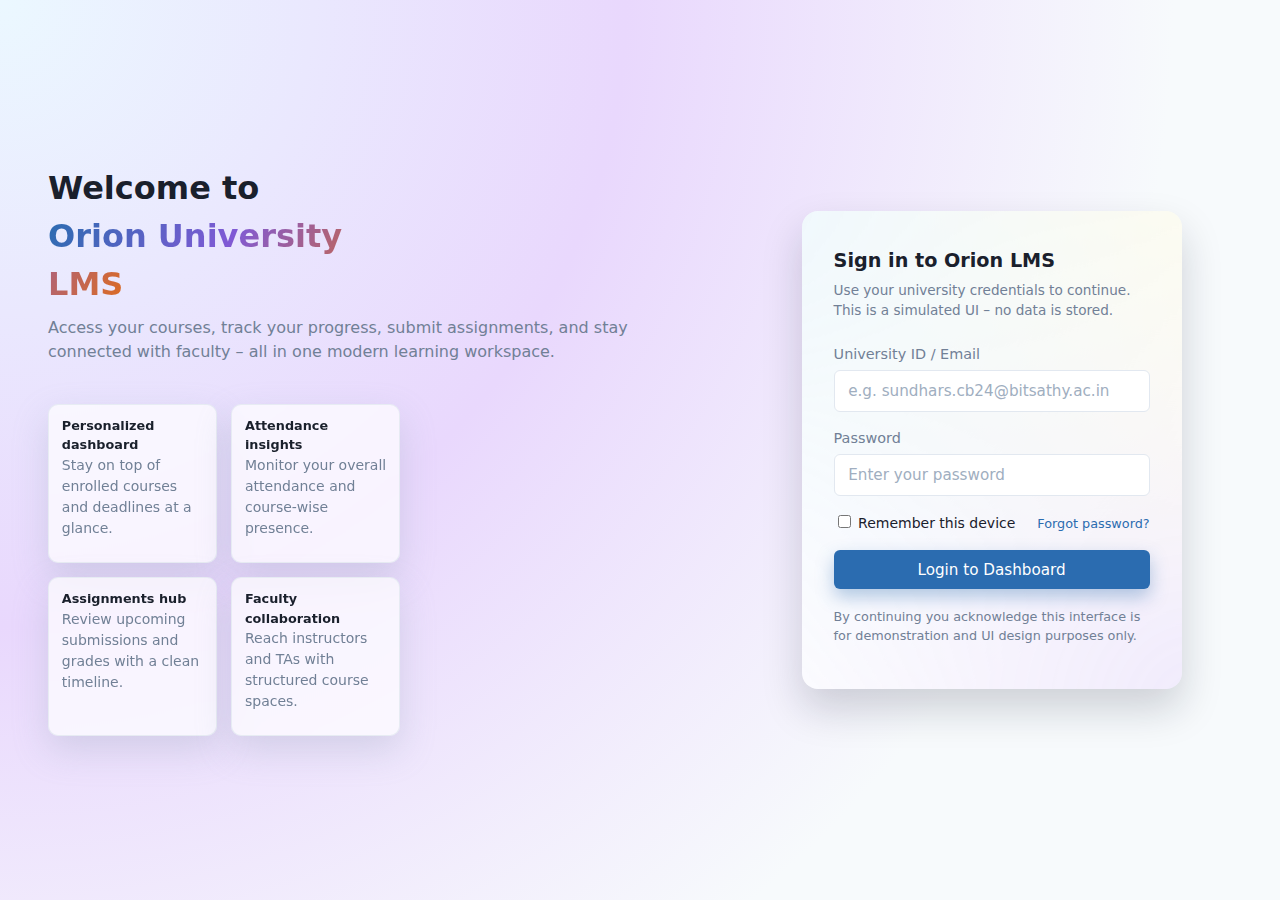
<file: index.html>
<!DOCTYPE html>
<html lang="en">
  <head>
    <meta charset="UTF-8" />
    <meta name="viewport" content="width=device-width, initial-scale=1" />
    <title>University LMS – Login</title>
    <link rel="stylesheet" href="css/main.css" />
    <link rel="stylesheet" href="css/layout.css" />
    <link rel="stylesheet" href="css/components.css" />
  </head>
  <body>
    <main class="login-page">
      <section class="login-hero">
        <div>
          <h1 class="login-hero-title">
            Welcome to <span>Orion University LMS</span>
          </h1>
          <p>
            Access your courses, track your progress, submit assignments, and stay connected with
            faculty – all in one modern learning workspace.
          </p>
        </div>
        <div class="login-highlight-grid">
          <article class="login-highlight-card">
            <strong>Personalized dashboard</strong>
            <p class="text-small">Stay on top of enrolled courses and deadlines at a glance.</p>
          </article>
          <article class="login-highlight-card">
            <strong>Attendance insights</strong>
            <p class="text-small">Monitor your overall attendance and course-wise presence.</p>
          </article>
          <article class="login-highlight-card">
            <strong>Assignments hub</strong>
            <p class="text-small">Review upcoming submissions and grades with a clean timeline.</p>
          </article>
          <article class="login-highlight-card">
            <strong>Faculty collaboration</strong>
            <p class="text-small">Reach instructors and TAs with structured course spaces.</p>
          </article>
        </div>
      </section>

      <section class="login-panel" aria-labelledby="login-title">
        <div class="login-card">
          <div class="login-card-inner">
            <header class="login-card-header">
              <h2 id="login-title" class="login-card-title">Sign in to Orion LMS</h2>
              <p class="login-card-subtitle">
                Use your university credentials to continue. This is a simulated UI – no data is
                stored.
              </p>
            </header>

            <form action="dashboard.html" method="get" class="login-form">
              <div class="form-group">
                <label for="username" class="form-label">University ID / Email</label>
                <input
                  type="text"
                  id="username"
                  name="username"
                  class="form-control"
                  placeholder="e.g. sundhars.cb24@bitsathy.ac.in"
                  required
                />
              </div>

              <div class="form-group">
                <label for="password" class="form-label">Password</label>
                <input
                  type="password"
                  id="password"
                  name="password"
                  class="form-control"
                  placeholder="Enter your password"
                  required
                />
              </div>

              <div class="login-meta-row">
                <label class="text-small">
                  <input type="checkbox" /> Remember this device
                </label>
                <a href="#" class="text-small">Forgot password?</a>
              </div>

              <button type="submit" class="btn btn-primary btn-block mt-075">
                Login to Dashboard
              </button>

              <p class="login-footer-text">
                By continuing you acknowledge this interface is for demonstration and UI design
                purposes only.
              </p>
            </form>
          </div>
        </div>
      </section>
    </main>
  </body>
</html>
</file>
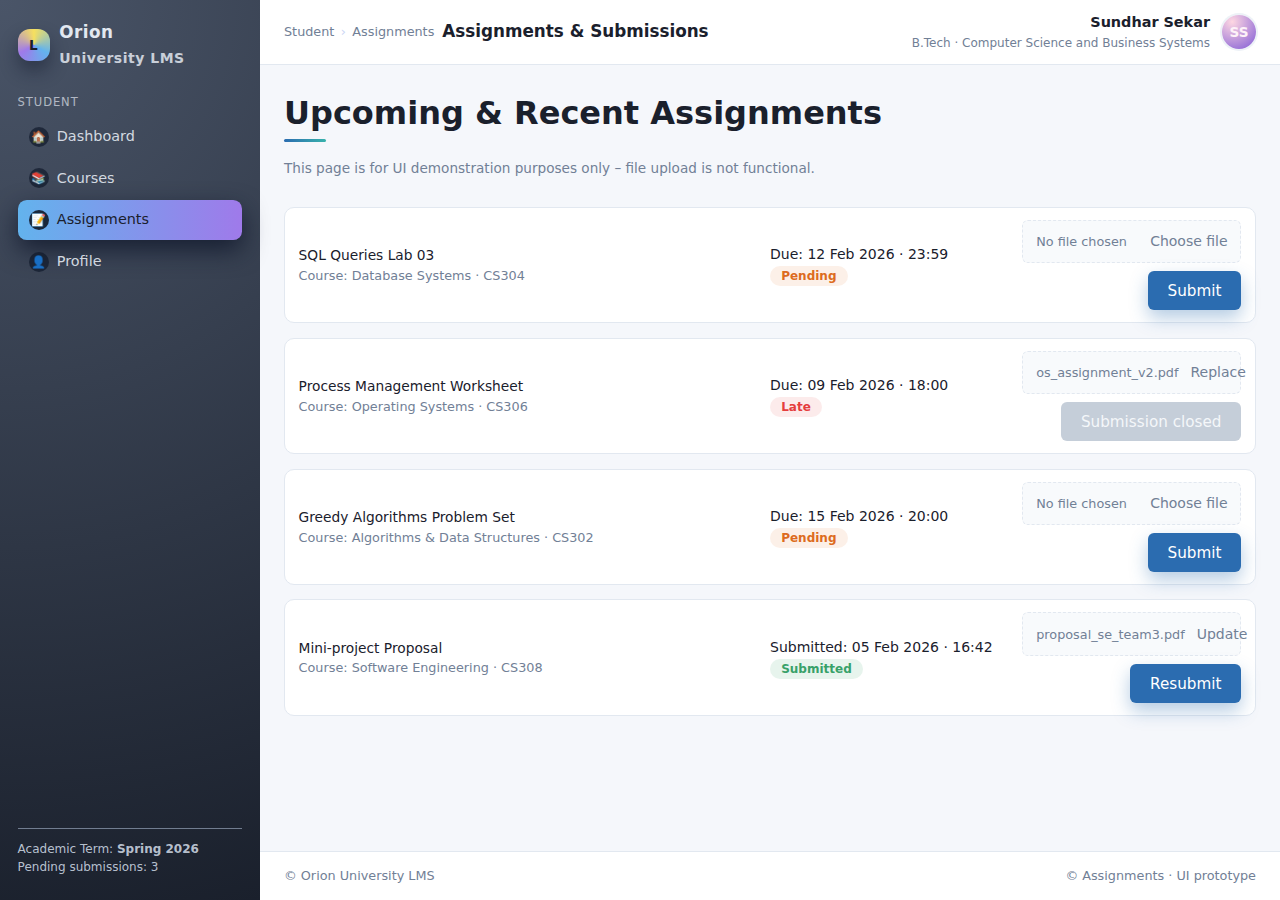
<file: assignments.html>
<!DOCTYPE html>
<html lang="en">
  <head>
    <meta charset="UTF-8" />
    <meta name="viewport" content="width=device-width, initial-scale=1" />
    <title>Assignments – Orion University LMS</title>
    <link rel="stylesheet" href="css/main.css" />
    <link rel="stylesheet" href="css/layout.css" />
    <link rel="stylesheet" href="css/components.css" />
  </head>
  <body>
    <div class="app-shell">
      <aside class="sidebar" aria-label="Primary navigation">
        <div class="sidebar-brand">
          <div class="sidebar-logo" aria-hidden="true"></div>
          <div>
            Orion<br />
            <span class="text-small sidebar-subtitle">University LMS</span>
          </div>
        </div>
        <nav class="sidebar-nav">
          <p class="sidebar-section-title">Student</p>
          <ul class="sidebar-menu">
            <li>
              <a href="dashboard.html" class="sidebar-link">
                <span class="icon">🏠</span>
                <span>Dashboard</span>
              </a>
            </li>
            <li>
              <a href="courses.html" class="sidebar-link">
                <span class="icon">📚</span>
                <span>Courses</span>
              </a>
            </li>
            <li>
              <a href="assignments.html" class="sidebar-link sidebar-link-active">
                <span class="icon">📝</span>
                <span>Assignments</span>
              </a>
            </li>
            <li>
              <a href="profile.html" class="sidebar-link">
                <span class="icon">👤</span>
                <span>Profile</span>
              </a>
            </li>
          </ul>
        </nav>
        <div class="sidebar-footer">
          <div>Academic Term: <strong>Spring 2026</strong></div>
          <div>Pending submissions: 3</div>
        </div>
      </aside>

      <div class="main-panel">
        <header class="main-header">
          <div class="header-left">
            <div class="breadcrumb">
              <span>Student</span><span>Assignments</span>
            </div>
            <div class="header-title">Assignments &amp; Submissions</div>
          </div>
          <div class="header-right">
            <div class="header-meta">
              <div class="header-meta-name">Sundhar Sekar</div>
              <div class="header-meta-role">B.Tech · Computer Science and Business Systems</div>
            </div>
            <div class="avatar" aria-hidden="true"></div>
          </div>
        </header>

        <main class="main-content">
          <header class="main-content-header">
            <div>
              <h1 class="section-title-decorated">Upcoming &amp; Recent Assignments</h1>
              <p class="main-content-subtitle">
                This page is for UI demonstration purposes only – file upload is not functional.
              </p>
            </div>
          </header>

          <section class="assignments-list" aria-label="Assignments list">
            <article class="assignment-row">
              <div>
                <div class="assignment-title">SQL Queries Lab 03</div>
                <div class="assignment-meta">Course: Database Systems · CS304</div>
              </div>
              <div>
                <div class="text-small">Due: 12 Feb 2026 · 23:59</div>
                <span class="status-badge status-pending">Pending</span>
              </div>
              <div class="assignment-actions">
                <div class="upload-field">
                  <span>No file chosen</span>
                  <span class="text-small">Choose file</span>
                </div>
                <button class="btn btn-primary mt-05">Submit</button>
              </div>
            </article>

            <article class="assignment-row">
              <div>
                <div class="assignment-title">Process Management Worksheet</div>
                <div class="assignment-meta">Course: Operating Systems · CS306</div>
              </div>
              <div>
                <div class="text-small">Due: 09 Feb 2026 · 18:00</div>
                <span class="status-badge status-late">Late</span>
              </div>
              <div class="assignment-actions">
                <div class="upload-field">
                  <span>os_assignment_v2.pdf</span>
                  <span class="text-small">Replace</span>
                </div>
                <button class="btn btn-disabled mt-05" disabled>
                  Submission closed
                </button>
              </div>
            </article>

            <article class="assignment-row">
              <div>
                <div class="assignment-title">Greedy Algorithms Problem Set</div>
                <div class="assignment-meta">Course: Algorithms &amp; Data Structures · CS302</div>
              </div>
              <div>
                <div class="text-small">Due: 15 Feb 2026 · 20:00</div>
                <span class="status-badge status-pending">Pending</span>
              </div>
              <div class="assignment-actions">
                <div class="upload-field">
                  <span>No file chosen</span>
                  <span class="text-small">Choose file</span>
                </div>
                <button class="btn btn-primary mt-05">Submit</button>
              </div>
            </article>

            <article class="assignment-row">
              <div>
                <div class="assignment-title">Mini-project Proposal</div>
                <div class="assignment-meta">Course: Software Engineering · CS308</div>
              </div>
              <div>
                <div class="text-small">Submitted: 05 Feb 2026 · 16:42</div>
                <span class="status-badge status-success">Submitted</span>
              </div>
              <div class="assignment-actions">
                <div class="upload-field">
                  <span>proposal_se_team3.pdf</span>
                  <span class="text-small">Update</span>
                </div>
                <button class="btn btn-primary mt-05">Resubmit</button>
              </div>
            </article>
          </section>
        </main>

        <footer class="site-footer">
          <span>Orion University LMS</span>
          <span>Assignments · UI prototype</span>
        </footer>
      </div>
    </div>
  </body>
</html>
</file>
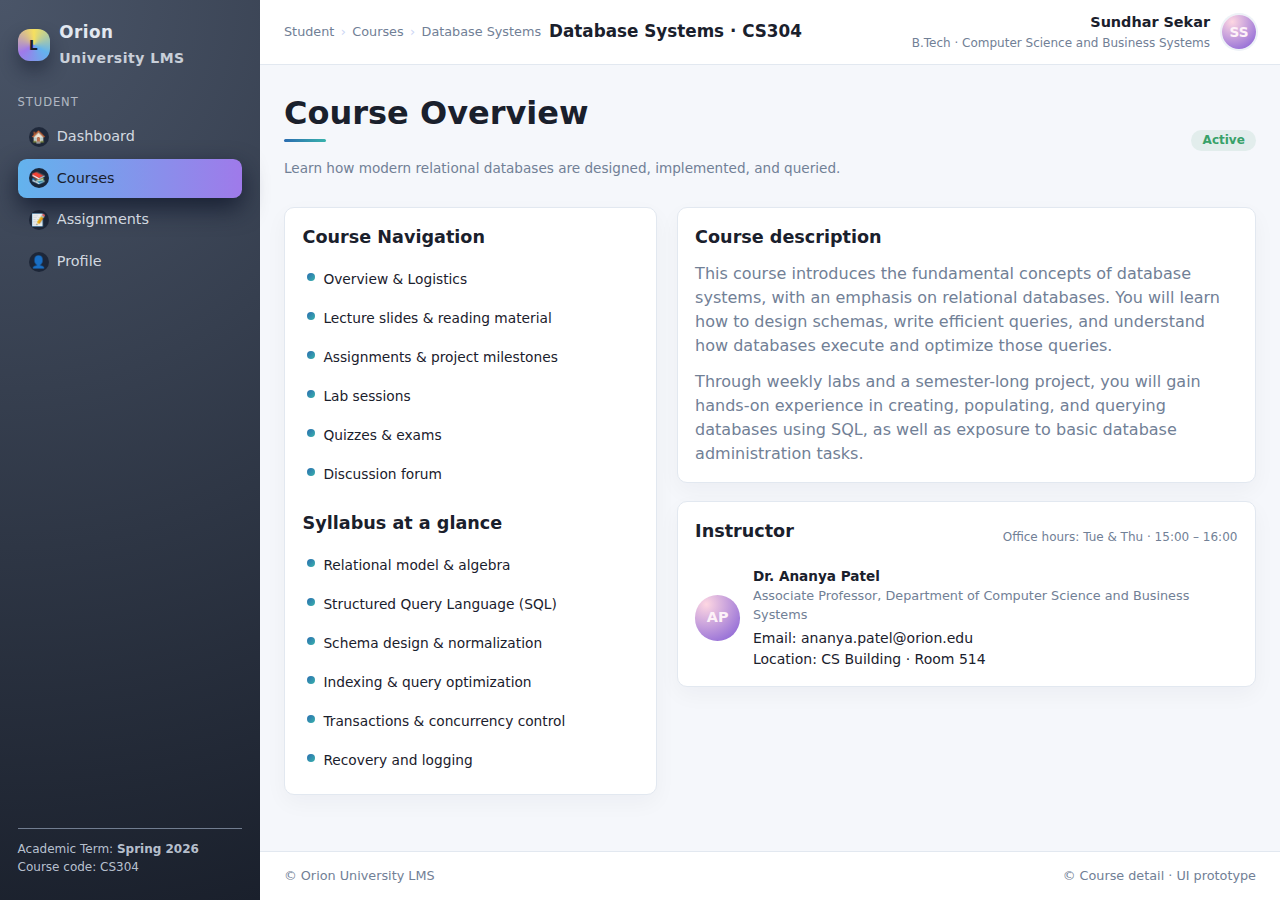
<file: course-detail.html>
<!DOCTYPE html>
<html lang="en">
  <head>
    <meta charset="UTF-8" />
    <meta name="viewport" content="width=device-width, initial-scale=1" />
    <title>Course Detail – Database Systems · Orion LMS</title>
    <link rel="stylesheet" href="css/main.css" />
    <link rel="stylesheet" href="css/layout.css" />
    <link rel="stylesheet" href="css/components.css" />
  </head>
  <body>
    <div class="app-shell">
      <aside class="sidebar" aria-label="Primary navigation">
        <div class="sidebar-brand">
          <div class="sidebar-logo" aria-hidden="true"></div>
          <div>
            Orion<br />
            <span class="text-small sidebar-subtitle">University LMS</span>
          </div>
        </div>
        <nav class="sidebar-nav">
          <p class="sidebar-section-title">Student</p>
          <ul class="sidebar-menu">
            <li>
              <a href="dashboard.html" class="sidebar-link">
                <span class="icon">🏠</span>
                <span>Dashboard</span>
              </a>
            </li>
            <li>
              <a href="courses.html" class="sidebar-link sidebar-link-active">
                <span class="icon">📚</span>
                <span>Courses</span>
              </a>
            </li>
            <li>
              <a href="assignments.html" class="sidebar-link">
                <span class="icon">📝</span>
                <span>Assignments</span>
              </a>
            </li>
            <li>
              <a href="profile.html" class="sidebar-link">
                <span class="icon">👤</span>
                <span>Profile</span>
              </a>
            </li>
          </ul>
        </nav>
        <div class="sidebar-footer">
          <div>Academic Term: <strong>Spring 2026</strong></div>
          <div>Course code: CS304</div>
        </div>
      </aside>

      <div class="main-panel">
        <header class="main-header">
          <div class="header-left">
            <div class="breadcrumb">
              <span>Student</span><span>Courses</span><span>Database Systems</span>
            </div>
            <div class="header-title">Database Systems · CS304</div>
          </div>
          <div class="header-right">
            <div class="header-meta">
              <div class="header-meta-name">Sundhar Sekar</div>
              <div class="header-meta-role">B.Tech · Computer Science and Business Systems</div>
            </div>
            <div class="avatar" aria-hidden="true"></div>
          </div>
        </header>

        <main class="main-content">
          <header class="main-content-header">
            <div>
              <h1 class="section-title-decorated">Course Overview</h1>
              <p class="main-content-subtitle">
                Learn how modern relational databases are designed, implemented, and queried.
              </p>
            </div>
            <div>
              <span class="status-badge status-active">Active</span>
            </div>
          </header>

          <section class="course-detail-grid" aria-label="Course detail layout">
            <aside class="card course-nav" aria-label="Course navigation and syllabus">
              <h2 class="section-title">Course Navigation</h2>
              <ul class="syllabus-list">
                <li>Overview &amp; Logistics</li>
                <li>Lecture slides &amp; reading material</li>
                <li>Assignments &amp; project milestones</li>
                <li>Lab sessions</li>
                <li>Quizzes &amp; exams</li>
                <li>Discussion forum</li>
              </ul>

              <h2 class="section-title mt-11">Syllabus at a glance</h2>
              <ul class="syllabus-list">
                <li>Relational model &amp; algebra</li>
                <li>Structured Query Language (SQL)</li>
                <li>Schema design &amp; normalization</li>
                <li>Indexing &amp; query optimization</li>
                <li>Transactions &amp; concurrency control</li>
                <li>Recovery and logging</li>
              </ul>
            </aside>

            <section aria-label="Course description and instructor">
              <article class="card course-overview">
                <h2 class="section-title">Course description</h2>
                <p>
                  This course introduces the fundamental concepts of database systems, with an
                  emphasis on relational databases. You will learn how to design schemas, write
                  efficient queries, and understand how databases execute and optimize those
                  queries.
                </p>
                <p>
                  Through weekly labs and a semester-long project, you will gain hands-on
                  experience in creating, populating, and querying databases using SQL, as well as
                  exposure to basic database administration tasks.
                </p>
              </article>

              <article class="card mt-11">
                <header class="card-header">
                  <h2 class="section-title">Instructor</h2>
                  <span class="card-meta">Office hours: Tue &amp; Thu · 15:00 – 16:00</span>
                </header>
                <div class="instructor-card">
                  <div class="instructor-avatar" aria-hidden="true"></div>
                  <div class="instructor-meta">
                    <div><strong>Dr. Ananya Patel</strong></div>
                    <div class="role">Associate Professor, Department of Computer Science and Business Systems</div>
                    <div class="text-small mt-025">
                      Email: ananya.patel@orion.edu<br />
                      Location: CS Building · Room 514
                    </div>
                  </div>
                </div>
              </article>
            </section>
          </section>
        </main>

        <footer class="site-footer">
          <span>Orion University LMS</span>
          <span>Course detail · UI prototype</span>
        </footer>
      </div>
    </div>
  </body>
</html>
</file>
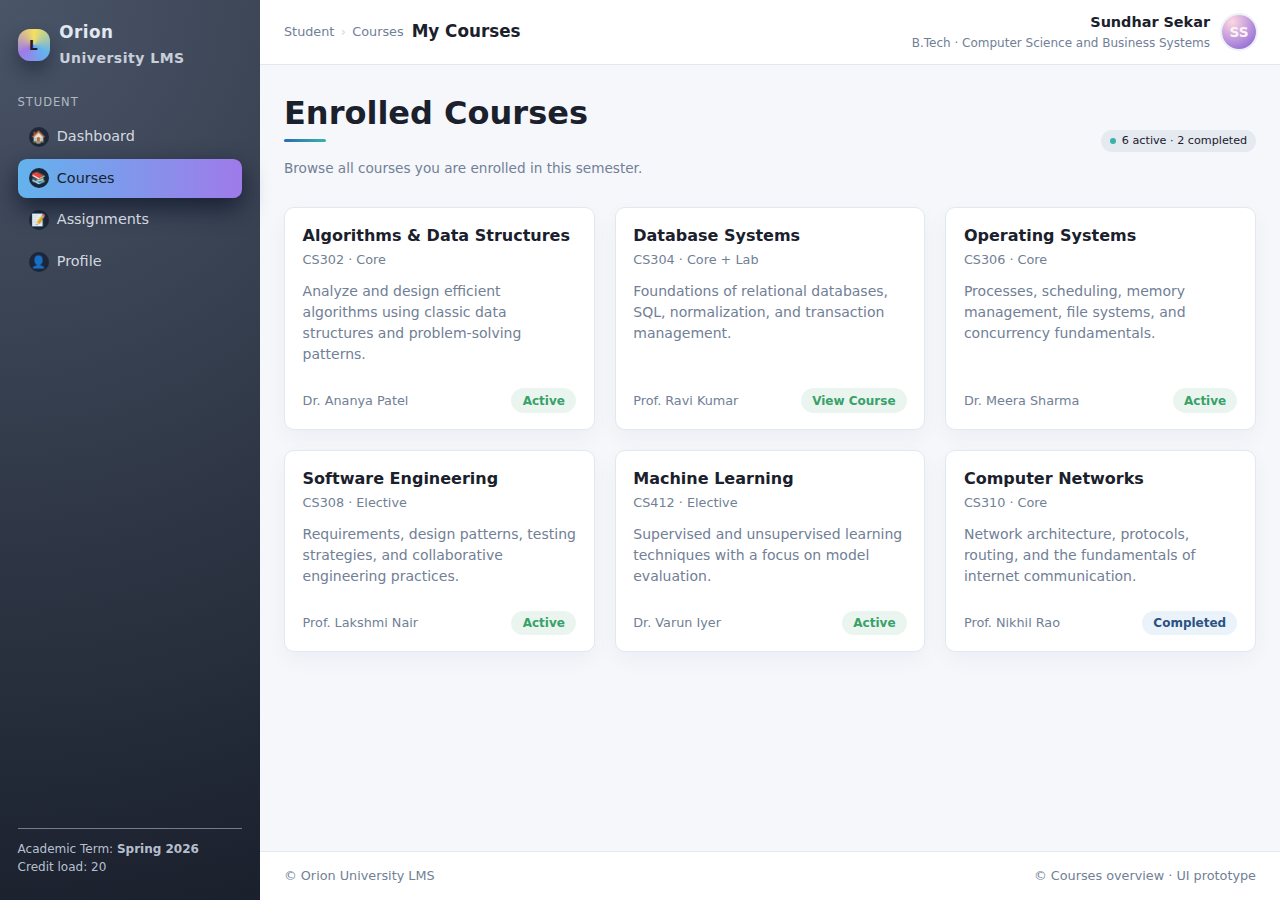
<file: courses.html>
<!DOCTYPE html>
<html lang="en">
  <head>
    <meta charset="UTF-8" />
    <meta name="viewport" content="width=device-width, initial-scale=1" />
    <title>Courses – Orion University LMS</title>
    <link rel="stylesheet" href="css/main.css" />
    <link rel="stylesheet" href="css/layout.css" />
    <link rel="stylesheet" href="css/components.css" />
  </head>
  <body>
    <div class="app-shell">
      <aside class="sidebar" aria-label="Primary navigation">
        <div class="sidebar-brand">
          <div class="sidebar-logo" aria-hidden="true"></div>
          <div>
            Orion<br />
            <span class="text-small sidebar-subtitle">University LMS</span>
          </div>
        </div>
        <nav class="sidebar-nav">
          <p class="sidebar-section-title">Student</p>
          <ul class="sidebar-menu">
            <li>
              <a href="dashboard.html" class="sidebar-link">
                <span class="icon">🏠</span>
                <span>Dashboard</span>
              </a>
            </li>
            <li>
              <a href="courses.html" class="sidebar-link sidebar-link-active">
                <span class="icon">📚</span>
                <span>Courses</span>
              </a>
            </li>
            <li>
              <a href="assignments.html" class="sidebar-link">
                <span class="icon">📝</span>
                <span>Assignments</span>
              </a>
            </li>
            <li>
              <a href="profile.html" class="sidebar-link">
                <span class="icon">👤</span>
                <span>Profile</span>
              </a>
            </li>
          </ul>
        </nav>
        <div class="sidebar-footer">
          <div>Academic Term: <strong>Spring 2026</strong></div>
          <div>Credit load: 20</div>
        </div>
      </aside>

      <div class="main-panel">
        <header class="main-header">
          <div class="header-left">
            <div class="breadcrumb">
              <span>Student</span><span>Courses</span>
            </div>
            <div class="header-title">My Courses</div>
          </div>
          <div class="header-right">
            <div class="header-meta">
              <div class="header-meta-name">Sundhar Sekar</div>
              <div class="header-meta-role">B.Tech · Computer Science and Business Systems</div>
            </div>
            <div class="avatar" aria-hidden="true"></div>
          </div>
        </header>

        <main class="main-content">
          <header class="main-content-header">
            <div>
              <h1 class="section-title-decorated">Enrolled Courses</h1>
              <p class="main-content-subtitle">
                Browse all courses you are enrolled in this semester.
              </p>
            </div>
            <div>
              <span class="chip">
                <span class="tag-dot"></span>
                6 active · 2 completed
              </span>
            </div>
          </header>

          <section aria-label="Course list">
            <div class="course-grid">
              <article class="card card-elevated course-card">
                <div>
                  <header class="course-card-header">
                    <h2 class="course-card-title">Algorithms &amp; Data Structures</h2>
                    <p class="course-card-code">CS302 · Core</p>
                  </header>
                  <p class="text-small">
                    Analyze and design efficient algorithms using classic data structures and
                    problem-solving patterns.
                  </p>
                </div>
                <footer class="course-card-footer">
                  <span class="course-instructor">Dr. Ananya Patel</span>
                  <span class="status-badge status-active">Active</span>
                </footer>
              </article>

              <article class="card card-elevated course-card">
                <div>
                  <header class="course-card-header">
                    <h2 class="course-card-title">Database Systems</h2>
                    <p class="course-card-code">CS304 · Core + Lab</p>
                  </header>
                  <p class="text-small">
                    Foundations of relational databases, SQL, normalization, and transaction
                    management.
                  </p>
                </div>
                <footer class="course-card-footer">
                  <span class="course-instructor">Prof. Ravi Kumar</span>
                  <a href="course-detail.html" class="status-badge status-active">View Course</a>
                </footer>
              </article>

              <article class="card card-elevated course-card">
                <div>
                  <header class="course-card-header">
                    <h2 class="course-card-title">Operating Systems</h2>
                    <p class="course-card-code">CS306 · Core</p>
                  </header>
                  <p class="text-small">
                    Processes, scheduling, memory management, file systems, and concurrency
                    fundamentals.
                  </p>
                </div>
                <footer class="course-card-footer">
                  <span class="course-instructor">Dr. Meera Sharma</span>
                  <span class="status-badge status-active">Active</span>
                </footer>
              </article>

              <article class="card card-elevated course-card">
                <div>
                  <header class="course-card-header">
                    <h2 class="course-card-title">Software Engineering</h2>
                    <p class="course-card-code">CS308 · Elective</p>
                  </header>
                  <p class="text-small">
                    Requirements, design patterns, testing strategies, and collaborative engineering
                    practices.
                  </p>
                </div>
                <footer class="course-card-footer">
                  <span class="course-instructor">Prof. Lakshmi Nair</span>
                  <span class="status-badge status-active">Active</span>
                </footer>
              </article>

              <article class="card card-elevated course-card">
                <div>
                  <header class="course-card-header">
                    <h2 class="course-card-title">Machine Learning</h2>
                    <p class="course-card-code">CS412 · Elective</p>
                  </header>
                  <p class="text-small">
                    Supervised and unsupervised learning techniques with a focus on model
                    evaluation.
                  </p>
                </div>
                <footer class="course-card-footer">
                  <span class="course-instructor">Dr. Varun Iyer</span>
                  <span class="status-badge status-active">Active</span>
                </footer>
              </article>

              <article class="card card-elevated course-card">
                <div>
                  <header class="course-card-header">
                    <h2 class="course-card-title">Computer Networks</h2>
                    <p class="course-card-code">CS310 · Core</p>
                  </header>
                  <p class="text-small">
                    Network architecture, protocols, routing, and the fundamentals of internet
                    communication.
                  </p>
                </div>
                <footer class="course-card-footer">
                  <span class="course-instructor">Prof. Nikhil Rao</span>
                  <span class="status-badge status-completed">Completed</span>
                </footer>
              </article>
            </div>
          </section>
        </main>

        <footer class="site-footer">
          <span>Orion University LMS</span>
          <span>Courses overview · UI prototype</span>
        </footer>
      </div>
    </div>
  </body>
</html>
</file>
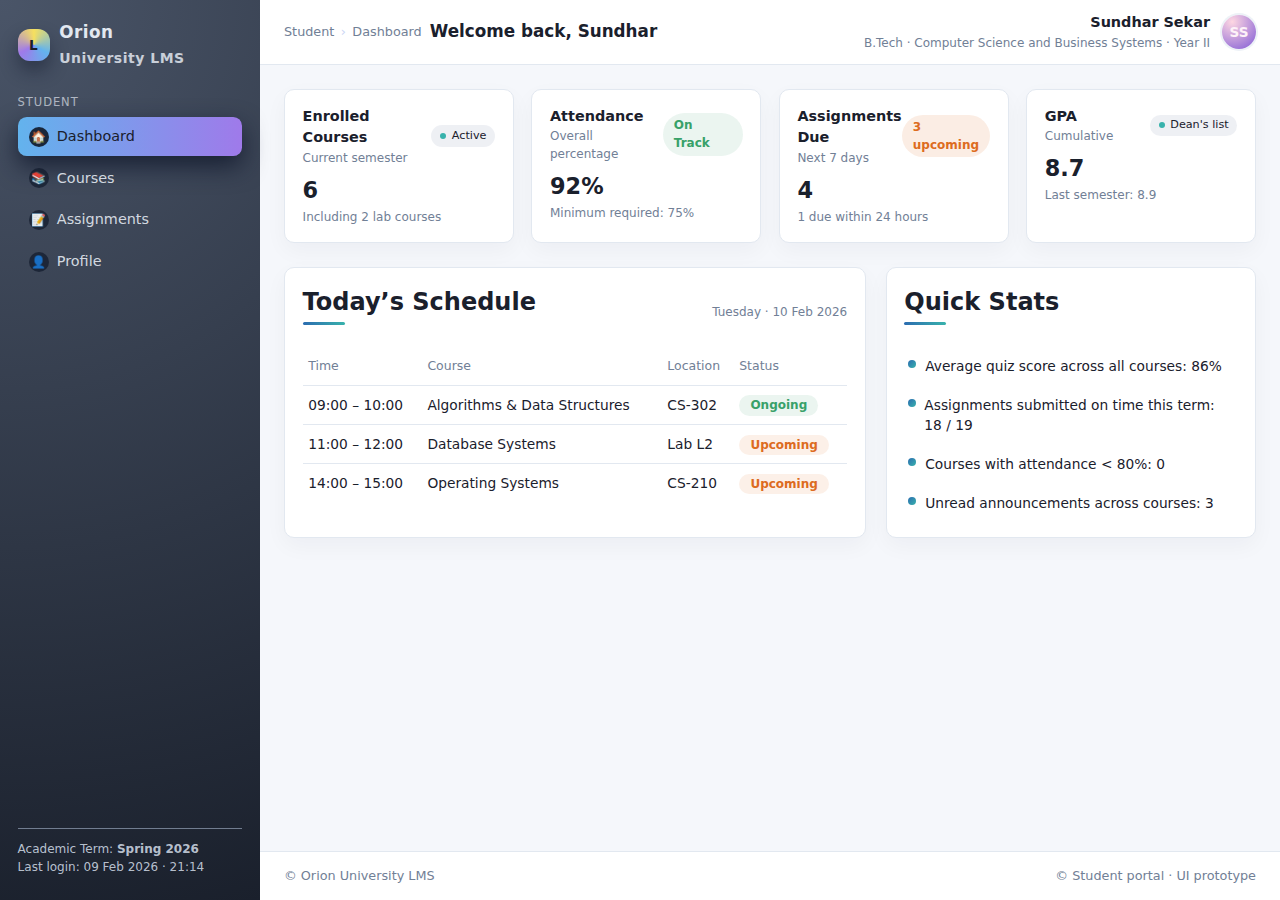
<file: dashboard.html>
<!DOCTYPE html>
<html lang="en">
  <head>
    <meta charset="UTF-8" />
    <meta name="viewport" content="width=device-width, initial-scale=1" />
    <title>Student Dashboard – Orion University LMS</title>
    <link rel="stylesheet" href="css/main.css" />
    <link rel="stylesheet" href="css/layout.css" />
    <link rel="stylesheet" href="css/components.css" />
  </head>
  <body>
    <div class="app-shell">
      <aside class="sidebar" aria-label="Primary navigation">
        <div class="sidebar-brand">
          <div class="sidebar-logo" aria-hidden="true"></div>
          <div>
            Orion<br />
            <span class="text-small sidebar-subtitle">University LMS</span>
          </div>
        </div>
        <nav class="sidebar-nav">
          <p class="sidebar-section-title">Student</p>
          <ul class="sidebar-menu">
            <li>
              <a href="dashboard.html" class="sidebar-link sidebar-link-active">
                <span class="icon">🏠</span>
                <span>Dashboard</span>
              </a>
            </li>
            <li>
              <a href="courses.html" class="sidebar-link">
                <span class="icon">📚</span>
                <span>Courses</span>
              </a>
            </li>
            <li>
              <a href="assignments.html" class="sidebar-link">
                <span class="icon">📝</span>
                <span>Assignments</span>
              </a>
            </li>
            <li>
              <a href="profile.html" class="sidebar-link">
                <span class="icon">👤</span>
                <span>Profile</span>
              </a>
            </li>
          </ul>
        </nav>
        <div class="sidebar-footer">
          <div>Academic Term: <strong>Spring 2026</strong></div>
          <div>Last login: 09 Feb 2026 · 21:14</div>
        </div>
      </aside>

      <div class="main-panel">
        <header class="main-header">
          <div class="header-left">
            <div class="breadcrumb">
              <span>Student</span><span>Dashboard</span>
            </div>
            <div class="header-title">Welcome back, Sundhar</div>
          </div>
          <div class="header-right">
            <div class="header-meta">
              <div class="header-meta-name">Sundhar Sekar</div>
              <div class="header-meta-role">B.Tech · Computer Science and Business Systems · Year II</div>
            </div>
            <div class="avatar" aria-hidden="true"></div>
          </div>
        </header>

        <main class="main-content">
          <section aria-label="Dashboard summary">
            <div class="dashboard-summary-grid">
              <article class="card card-elevated">
                <header class="card-header">
                  <div>
                    <div class="card-title">Enrolled Courses</div>
                    <div class="card-meta">Current semester</div>
                  </div>
                  <span class="chip">
                    <span class="tag-dot"></span>
                    Active
                  </span>
                </header>
                <div class="metric-value">6</div>
                <div class="metric-label">Including 2 lab courses</div>
              </article>

              <article class="card card-elevated">
                <header class="card-header">
                  <div>
                    <div class="card-title">Attendance</div>
                    <div class="card-meta">Overall percentage</div>
                  </div>
                  <span class="status-badge status-active">On Track</span>
                </header>
                <div class="metric-value">92%</div>
                <div class="metric-label">Minimum required: 75%</div>
              </article>

              <article class="card card-elevated">
                <header class="card-header">
                  <div>
                    <div class="card-title">Assignments Due</div>
                    <div class="card-meta">Next 7 days</div>
                  </div>
                  <span class="status-badge status-warning">3 upcoming</span>
                </header>
                <div class="metric-value">4</div>
                <div class="metric-label">1 due within 24 hours</div>
              </article>

              <article class="card card-elevated">
                <header class="card-header">
                  <div>
                    <div class="card-title">GPA</div>
                    <div class="card-meta">Cumulative</div>
                  </div>
                  <span class="chip">
                    <span class="tag-dot"></span>
                    Dean's list
                  </span>
                </header>
                <div class="metric-value">8.7</div>
                <div class="metric-label">Last semester: 8.9</div>
              </article>
            </div>
          </section>

          <section class="dashboard-main-grid" aria-label="Detailed dashboard content">
            <article class="card">
              <header class="card-header">
                <div>
                  <h2 class="section-title-decorated">Today’s Schedule</h2>
                </div>
                <span class="card-meta">Tuesday · 10 Feb 2026</span>
              </header>
              <table class="list-table">
                <thead>
                  <tr>
                    <th>Time</th>
                    <th>Course</th>
                    <th>Location</th>
                    <th>Status</th>
                  </tr>
                </thead>
                <tbody>
                  <tr>
                    <td>09:00 – 10:00</td>
                    <td>Algorithms &amp; Data Structures</td>
                    <td>CS-302</td>
                    <td><span class="status-badge status-active">Ongoing</span></td>
                  </tr>
                  <tr>
                    <td>11:00 – 12:00</td>
                    <td>Database Systems</td>
                    <td>Lab L2</td>
                    <td><span class="status-badge status-pending">Upcoming</span></td>
                  </tr>
                  <tr>
                    <td>14:00 – 15:00</td>
                    <td>Operating Systems</td>
                    <td>CS-210</td>
                    <td><span class="status-badge status-pending">Upcoming</span></td>
                  </tr>
                </tbody>
              </table>
            </article>

            <article class="card">
              <header class="card-header">
                <h2 class="section-title-decorated">Quick Stats</h2>
              </header>
              <ul class="syllabus-list">
                <li>Average quiz score across all courses: 86%</li>
                <li>Assignments submitted on time this term: 18 / 19</li>
                <li>Courses with attendance &lt; 80%: 0</li>
                <li>Unread announcements across courses: 3</li>
              </ul>
            </article>
          </section>
        </main>

        <footer class="site-footer">
          <span>Orion University LMS</span>
          <span>Student portal · UI prototype</span>
        </footer>
      </div>
    </div>
  </body>
</html>
</file>
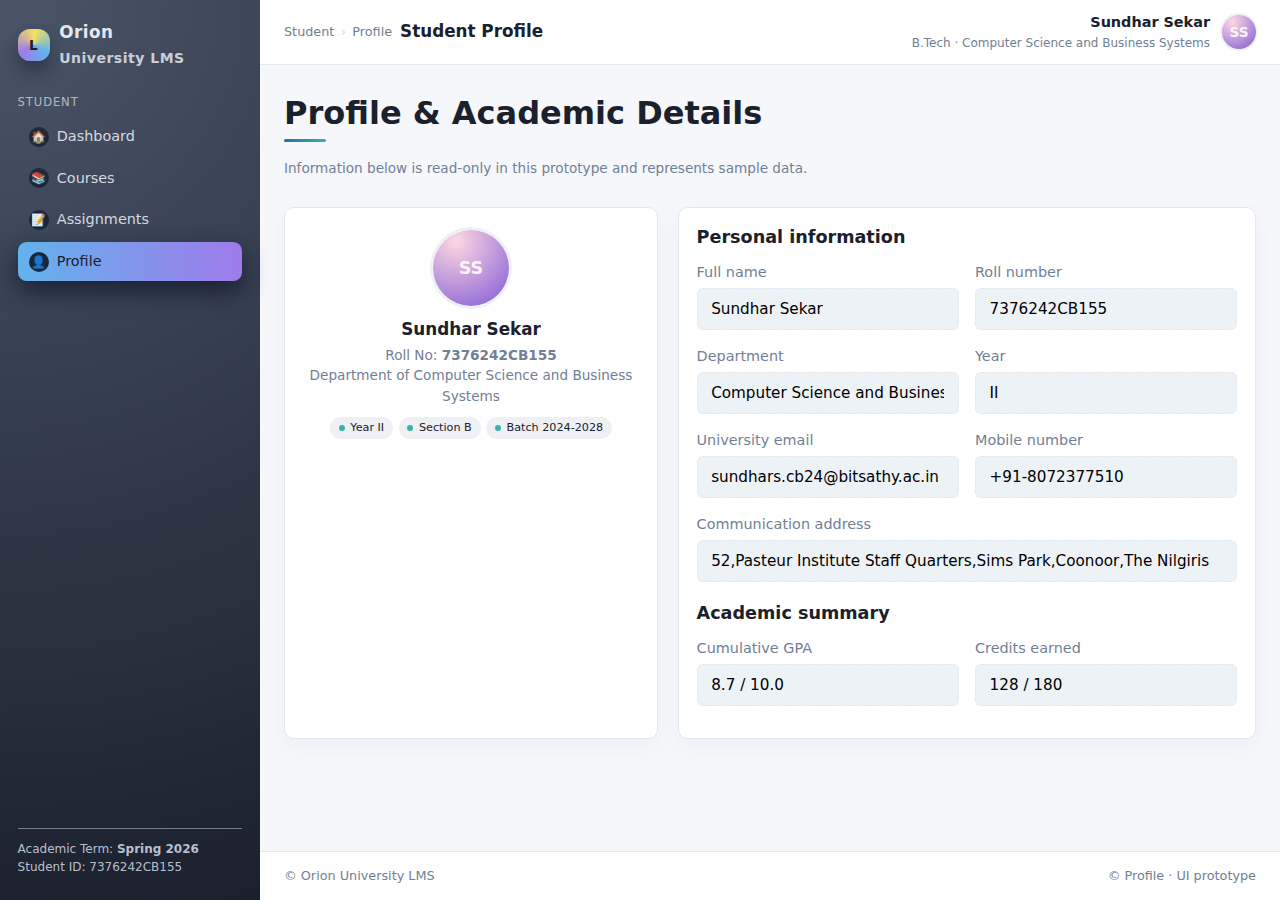
<file: profile.html>
<!DOCTYPE html>
<html lang="en">
  <head>
    <meta charset="UTF-8" />
    <meta name="viewport" content="width=device-width, initial-scale=1" />
    <title>Profile – Orion University LMS</title>
    <link rel="stylesheet" href="css/main.css" />
    <link rel="stylesheet" href="css/layout.css" />
    <link rel="stylesheet" href="css/components.css" />
  </head>
  <body>
    <div class="app-shell">
      <aside class="sidebar" aria-label="Primary navigation">
        <div class="sidebar-brand">
          <div class="sidebar-logo" aria-hidden="true"></div>
          <div>
            Orion<br />
            <span class="text-small sidebar-subtitle">University LMS</span>
          </div>
        </div>
        <nav class="sidebar-nav">
          <p class="sidebar-section-title">Student</p>
          <ul class="sidebar-menu">
            <li>
              <a href="dashboard.html" class="sidebar-link">
                <span class="icon">🏠</span>
                <span>Dashboard</span>
              </a>
            </li>
            <li>
              <a href="courses.html" class="sidebar-link">
                <span class="icon">📚</span>
                <span>Courses</span>
              </a>
            </li>
            <li>
              <a href="assignments.html" class="sidebar-link">
                <span class="icon">📝</span>
                <span>Assignments</span>
              </a>
            </li>
            <li>
              <a href="profile.html" class="sidebar-link sidebar-link-active">
                <span class="icon">👤</span>
                <span>Profile</span>
              </a>
            </li>
          </ul>
        </nav>
        <div class="sidebar-footer">
          <div>Academic Term: <strong>Spring 2026</strong></div>
          <div>Student ID: 7376242CB155</div>
        </div>
      </aside>

      <div class="main-panel">
        <header class="main-header">
          <div class="header-left">
            <div class="breadcrumb">
              <span>Student</span><span>Profile</span>
            </div>
            <div class="header-title">Student Profile</div>
          </div>
          <div class="header-right">
            <div class="header-meta">
              <div class="header-meta-name">Sundhar Sekar</div>
              <div class="header-meta-role">B.Tech · Computer Science and Business Systems</div>
            </div>
            <div class="avatar" aria-hidden="true"></div>
          </div>
        </header>

        <main class="main-content">
          <header class="main-content-header">
            <div>
              <h1 class="section-title-decorated">Profile &amp; Academic Details</h1>
              <p class="main-content-subtitle">
                Information below is read-only in this prototype and represents sample data.
              </p>
            </div>
          </header>

          <section class="profile-wrapper" aria-label="Profile details">
            <article class="card profile-card">
              <div class="profile-avatar" aria-hidden="true"></div>
              <div class="profile-name">Sundhar Sekar</div>
              <div class="profile-meta">
                Roll No: <strong>7376242CB155</strong><br />
                Department of Computer Science and Business Systems
              </div>
              <div class="profile-tags">
                <span class="chip">
                  <span class="tag-dot"></span>
                  Year II
                </span>
                <span class="chip">
                  <span class="tag-dot"></span>
                  Section B
                </span>
                <span class="chip">
                  <span class="tag-dot"></span>
                  Batch 2024-2028
                </span>
              </div>
            </article>

            <article class="card">
              <h2 class="section-title">Personal information</h2>
              <form class="profile-details-form" aria-label="Read-only profile form">
                <div class="form-row">
                  <div class="form-group">
                    <label for="fullName" class="form-label">Full name</label>
                    <input
                      id="fullName"
                      class="form-control"
                      type="text"
                      value="Sundhar Sekar"
                      readonly
                    />
                  </div>
                  <div class="form-group">
                    <label for="rollNumber" class="form-label">Roll number</label>
                    <input
                      id="rollNumber"
                      class="form-control"
                      type="text"
                      value="7376242CB155"
                      readonly
                    />
                  </div>
                </div>

                <div class="form-row">
                  <div class="form-group">
                    <label for="department" class="form-label">Department</label>
                    <input
                      id="department"
                      class="form-control"
                      type="text"
                      value="Computer Science and Business Systems"
                      readonly
                    />
                  </div>
                  <div class="form-group">
                    <label for="year" class="form-label">Year</label>
                    <input id="year" class="form-control" type="text" value="II" readonly />
                  </div>
                </div>

                <div class="form-row">
                  <div class="form-group">
                    <label for="email" class="form-label">University email</label>
                    <input
                      id="email"
                      class="form-control"
                      type="email"
                      value="sundhars.cb24@bitsathy.ac.in"
                      readonly
                    />
                  </div>
                  <div class="form-group">
                    <label for="phone" class="form-label">Mobile number</label>
                    <input
                      id="phone"
                      class="form-control"
                      type="tel"
                      value="+91-8072377510"
                      readonly
                    />
                  </div>
                </div>

                <div class="form-group">
                  <label for="address" class="form-label">Communication address</label>
                  <input
                    id="address"
                    class="form-control"
                    type="text"
                    value="52,Pasteur Institute Staff Quarters,Sims Park,Coonoor,The Nilgiris"
                    readonly
                  />
                </div>

                <h2 class="section-title mt-11">Academic summary</h2>
                <div class="form-row">
                  <div class="form-group">
                    <label for="gpa" class="form-label">Cumulative GPA</label>
                    <input id="gpa" class="form-control" type="text" value="8.7 / 10.0" readonly />
                  </div>
                  <div class="form-group">
                    <label for="credits" class="form-label">Credits earned</label>
                    <input
                      id="credits"
                      class="form-control"
                      type="text"
                      value="128 / 180"
                      readonly
                    />
                  </div>
                </div>
              </form>
            </article>
          </section>
        </main>

        <footer class="site-footer">
          <span>Orion University LMS</span>
          <span>Profile · UI prototype</span>
        </footer>
      </div>
    </div>
  </body>
</html>
</file>
<file: css/main.css>
/* ==========================================================================
   main.css - Global styles, typography, variables
   ========================================================================== */

/* ------------------------------
   CSS Variables (Theme)
   ------------------------------ */
:root {
  --color-primary: #2b6cb0;
  --color-primary-light: #4299e1;
  --color-primary-dark: #2c5282;
  --color-accent: #38b2ac;
  --color-danger: #e53e3e;
  --color-warning: #dd6b20;
  --color-success: #38a169;
  --color-bg: #f5f7fb;
  --color-bg-alt: #ffffff;
  --color-border: #e2e8f0;
  --color-text: #1a202c;
  --color-text-muted: #718096;
  --sidebar-bg: #1a202c;
  --sidebar-text: #e2e8f0;
  --sidebar-active-bg: #2d3748;
  --header-bg: #ffffff;
  --shadow-soft: 0 8px 20px rgba(15, 23, 42, 0.08);
  --radius-sm: 6px;
  --radius-md: 10px;
  --radius-lg: 16px;
  --transition-fast: 0.18s ease-out;
  --transition-med: 0.25s ease;
}

/* ------------------------------
   CSS Reset & Base
   ------------------------------ */
*,
*::before,
*::after {
  box-sizing: border-box;
}

html,
body {
  margin: 0;
  padding: 0;
  height: 100%;
}

body {
  font-family: system-ui, -apple-system, BlinkMacSystemFont, "Segoe UI", sans-serif;
  color: var(--color-text);
  background-color: var(--color-bg);
  line-height: 1.5;
}

img {
  max-width: 100%;
  display: block;
}

a {
  color: var(--color-primary);
  text-decoration: none;
  transition: color var(--transition-fast);
}

a:hover {
  color: var(--color-primary-dark);
}

ul {
  margin: 0;
  padding: 0;
  list-style: none;
}

button,
input,
select,
textarea {
  font-family: inherit;
}

/* ------------------------------
   Typography
   ------------------------------ */
h1,
h2,
h3,
h4 {
  margin: 0 0 0.5rem;
  font-weight: 600;
  color: var(--color-text);
}

p {
  margin: 0 0 0.75rem;
  color: var(--color-text-muted);
}

.text-muted {
  color: var(--color-text-muted);
}

.text-small {
  font-size: 0.875rem;
}

.section-title {
  font-size: 1.1rem;
  font-weight: 600;
  margin-bottom: 0.75rem;
}

/* ------------------------------
   Forms
   ------------------------------ */
.form-group {
  margin-bottom: 1rem;
}

.form-label {
  display: block;
  font-size: 0.9rem;
  margin-bottom: 0.25rem;
  color: var(--color-text-muted);
}

.form-control {
  width: 100%;
  padding: 0.7rem 0.85rem;
  border-radius: var(--radius-sm);
  border: 1px solid var(--color-border);
  background-color: #ffffff;
  font-size: 0.95rem;
  transition: border-color var(--transition-fast), box-shadow var(--transition-fast),
    background-color var(--transition-fast);
}

.form-control::placeholder {
  color: #a0aec0;
}

.form-control:focus {
  outline: none;
  border-color: var(--color-primary);
  box-shadow: 0 0 0 1px rgba(66, 153, 225, 0.4);
  background-color: #ffffff;
}

.form-row {
  display: flex;
  gap: 1rem;
}

.form-row .form-group {
  flex: 1;
}

/* ------------------------------
   Buttons
   ------------------------------ */
.btn {
  display: inline-flex;
  align-items: center;
  justify-content: center;
  padding: 0.65rem 1.25rem;
  border-radius: var(--radius-sm);
  border: none;
  font-size: 0.95rem;
  font-weight: 500;
  cursor: pointer;
  transition: background-color var(--transition-fast), box-shadow var(--transition-fast),
    transform var(--transition-fast), color var(--transition-fast), opacity var(--transition-fast);
}

.btn-primary {
  background-color: var(--color-primary);
  color: #ffffff;
  box-shadow: 0 8px 18px rgba(43, 108, 176, 0.35);
}

.btn-primary:hover {
  background-color: var(--color-primary-dark);
  box-shadow: 0 10px 24px rgba(43, 108, 176, 0.45);
  transform: translateY(-1px);
}

.btn-primary:active {
  background-color: var(--color-primary-dark);
  box-shadow: 0 4px 10px rgba(43, 108, 176, 0.4);
  transform: translateY(0);
}

.btn-outline {
  background-color: transparent;
  border: 1px solid var(--color-border);
  color: var(--color-text);
}

.btn-outline:hover {
  background-color: var(--color-bg-alt);
  box-shadow: var(--shadow-soft);
}

.btn[disabled],
.btn:disabled {
  opacity: 0.6;
  cursor: not-allowed;
  box-shadow: none;
}

/* Example disabled state styling for assignment submission */
.btn-disabled {
  background-color: #a0aec0;
  color: #edf2f7;
  cursor: not-allowed;
  box-shadow: none;
}

/* ------------------------------
   Utility Classes
   ------------------------------ */
.pill {
  display: inline-flex;
  align-items: center;
  padding: 0.2rem 0.6rem;
  border-radius: 999px;
  font-size: 0.75rem;
  font-weight: 500;
}

.status-badge {
  border-radius: 999px;
  padding: 0.2rem 0.7rem;
  font-size: 0.75rem;
  font-weight: 600;
}

.status-active {
  background-color: rgba(56, 161, 105, 0.1);
  color: var(--color-success);
}

.status-completed {
  background-color: rgba(49, 130, 206, 0.1);
  color: var(--color-primary-dark);
}

.status-pending {
  background-color: rgba(221, 107, 32, 0.1);
  color: var(--color-warning);
}

.status-late {
  background-color: rgba(229, 62, 62, 0.1);
  color: var(--color-danger);
}

.status-warning {
  background-color: rgba(221, 107, 32, 0.12);
  color: var(--color-warning);
}

.status-success {
  background-color: rgba(56, 161, 105, 0.12);
  color: var(--color-success);
}

.chip {
  display: inline-flex;
  align-items: center;
  gap: 0.35rem;
  padding: 0.15rem 0.55rem;
  border-radius: 999px;
  background-color: rgba(160, 174, 192, 0.18);
  font-size: 0.7rem;
}

.tag-dot {
  width: 6px;
  height: 6px;
  border-radius: 50%;
  background-color: var(--color-accent);
}

.muted-border {
  border: 1px dashed var(--color-border);
}

/* Pseudo-element example: decorative underline for section titles */
.section-title-decorated {
  position: relative;
  padding-bottom: 0.35rem;
  margin-bottom: 1rem;
}

.section-title-decorated::after {
  content: "";
  position: absolute;
  left: 0;
  bottom: 0;
  width: 42px;
  height: 3px;
  border-radius: 999px;
  background: linear-gradient(90deg, var(--color-primary), var(--color-accent));
}

/* ------------------------------
   Layout helpers
   ------------------------------ */
.page {
  min-height: 100vh;
  display: flex;
  flex-direction: column;
}

.page-content {
  flex: 1;
}

.content-inner {
  max-width: 1200px;
  margin: 0 auto;
  padding: 1.5rem 1.25rem 2.5rem;
}

.grid {
  display: grid;
  gap: 1.25rem;
}

/* Spacing utilities */
.mt-025 {
  margin-top: 0.25rem;
}

.mt-05 {
  margin-top: 0.5rem;
}

.mt-075 {
  margin-top: 0.75rem;
}

.mt-11 {
  margin-top: 1.1rem;
}

.btn-block {
  width: 100%;
}

/* ------------------------------
   Footer
   ------------------------------ */
.site-footer {
  padding: 0.9rem 1.5rem;
  font-size: 0.8rem;
  color: var(--color-text-muted);
  background-color: var(--header-bg);
  border-top: 1px solid var(--color-border);
  display: flex;
  align-items: center;
  justify-content: space-between;
}

.site-footer span::before {
  content: "©";
  margin-right: 0.25rem;
}

/* ------------------------------
   Media Queries
   ------------------------------ */
@media (max-width: 767px) {
  .content-inner {
    padding-inline: 1rem;
  }

  .form-row {
    flex-direction: column;
  }
}

@media (min-width: 768px) and (max-width: 1199px) {
  .content-inner {
    padding-inline: 1.5rem;
  }
}

@media (min-width: 1200px) {
  .content-inner {
    padding-inline: 2rem;
  }
}
</file>
<file: css/layout.css>
/* ==========================================================================
   layout.css - Shell layout, sidebar, header, responsive behavior
   ========================================================================== */

/* ------------------------------
   App Shell
   ------------------------------ */
.app-shell {
  display: grid;
  grid-template-columns: 250px 1fr;
  min-height: 100vh;
  background-color: var(--color-bg);
}

/* ------------------------------
   Sidebar
   ------------------------------ */
.sidebar {
  position: sticky;
  top: 0;
  align-self: start;
  height: 100vh;
  background: radial-gradient(circle at top left, #4a5568, #1a202c);
  color: var(--sidebar-text);
  padding: 1.25rem 1.1rem 1.5rem;
  display: flex;
  flex-direction: column;
  gap: 1.5rem;
}

.sidebar-brand {
  display: flex;
  align-items: center;
  gap: 0.6rem;
  font-weight: 700;
  font-size: 1.05rem;
  letter-spacing: 0.03em;
}

.sidebar-subtitle {
  color: rgba(226, 232, 240, 0.85);
}

.sidebar-logo {
  width: 32px;
  height: 32px;
  border-radius: 12px;
  background: conic-gradient(from 120deg, #63b3ed, #9f7aea, #f6e05e, #63b3ed);
  display: flex;
  align-items: center;
  justify-content: center;
  color: #1a202c;
  font-size: 0.85rem;
  font-weight: 800;
  box-shadow: 0 10px 18px rgba(15, 23, 42, 0.45);
}

.sidebar-logo::before {
  content: "L";
}

.sidebar-nav {
  flex: 1;
}

.sidebar-section-title {
  font-size: 0.72rem;
  text-transform: uppercase;
  letter-spacing: 0.08em;
  color: rgba(226, 232, 240, 0.7);
  margin-bottom: 0.35rem;
}

.sidebar-menu {
  display: flex;
  flex-direction: column;
  gap: 0.15rem;
}

.sidebar-link {
  display: flex;
  align-items: center;
  gap: 0.5rem;
  padding: 0.55rem 0.7rem;
  border-radius: 0.55rem;
  color: rgba(226, 232, 240, 0.92);
  font-size: 0.9rem;
  transition: background-color var(--transition-fast), color var(--transition-fast),
    transform var(--transition-fast);
}

.sidebar-link span.icon {
  width: 20px;
  height: 20px;
  border-radius: 999px;
  background: rgba(15, 23, 42, 0.68);
  display: inline-flex;
  align-items: center;
  justify-content: center;
  font-size: 0.75rem;
}

.sidebar-link:hover {
  background-color: rgba(45, 55, 72, 0.85);
  transform: translateX(2px);
}

.sidebar-link-active {
  background: linear-gradient(90deg, #63b3ed, #9f7aea);
  color: #1a202c;
  box-shadow: 0 10px 25px rgba(15, 23, 42, 0.8);
}

.sidebar-link-active span.icon {
  background: rgba(17, 24, 39, 0.9);
  color: #fefcbf;
}

.sidebar-footer {
  border-top: 1px solid rgba(148, 163, 184, 0.7);
  padding-top: 0.7rem;
  font-size: 0.75rem;
  color: rgba(203, 213, 225, 0.9);
}

.sidebar-footer strong {
  font-weight: 600;
}

/* ------------------------------
   Main Panel
   ------------------------------ */
.main-panel {
  display: flex;
  flex-direction: column;
  min-height: 100vh;
}

.main-header {
  position: sticky;
  top: 0;
  z-index: 10;
  background-color: var(--header-bg);
  border-bottom: 1px solid var(--color-border);
  padding: 0.75rem 1.5rem;
  display: flex;
  align-items: center;
  justify-content: space-between;
  gap: 1rem;
}

.header-left {
  display: flex;
  align-items: center;
  gap: 0.5rem;
}

.breadcrumb {
  font-size: 0.8rem;
  color: var(--color-text-muted);
}

.breadcrumb span + span::before {
  content: "›";
  margin: 0 0.4rem;
  color: #cbd5f5;
}

.header-title {
  font-size: 1.05rem;
  font-weight: 600;
}

.header-right {
  display: flex;
  align-items: center;
  gap: 0.75rem;
}

.header-meta {
  text-align: right;
}

.header-meta-name {
  font-size: 0.9rem;
  font-weight: 600;
}

.header-meta-role {
  font-size: 0.75rem;
  color: var(--color-text-muted);
}

.avatar {
  width: 34px;
  height: 34px;
  border-radius: 50%;
  background: radial-gradient(circle at 30% 20%, #fed7e2, #805ad5);
  display: inline-flex;
  align-items: center;
  justify-content: center;
  color: #fdf2f8;
  font-size: 0.85rem;
  font-weight: 600;
  box-shadow: 0 0 0 2px #edf2f7;
}

.avatar::before {
  content: "SS";
}

/* ------------------------------
   Login Layout
   ------------------------------ */
.login-page {
  min-height: 100vh;
  display: flex;
  align-items: stretch;
  justify-content: center;
  background: radial-gradient(circle at top left, #ebf8ff, #e9d8fd 40%, #f7fafc 75%);
}

.login-hero {
  flex: 1.1;
  padding: 2.5rem 3rem;
  display: flex;
  flex-direction: column;
  justify-content: center;
  gap: 1.75rem;
}

.login-hero-title {
  font-size: 2rem;
  max-width: 20rem;
}

.login-hero-title span {
  background: linear-gradient(120deg, #2b6cb0, #805ad5, #dd6b20);
  -webkit-background-clip: text;
  color: transparent;
}

.login-highlight-grid {
  display: grid;
  grid-template-columns: repeat(2, minmax(0, 1fr));
  gap: 0.9rem;
  max-width: 22rem;
}

.login-highlight-card {
  padding: 0.7rem 0.8rem;
  border-radius: var(--radius-md);
  background-color: rgba(255, 255, 255, 0.7);
  border: 1px solid rgba(226, 232, 240, 0.8);
  backdrop-filter: blur(6px);
  box-shadow: 0 14px 35px rgba(148, 163, 184, 0.3);
  font-size: 0.8rem;
}

.login-panel {
  flex: 0.9;
  padding: 2rem 2.5rem;
  display: flex;
  align-items: center;
  justify-content: center;
}

.login-card {
  width: min(100%, 380px);
  padding: 2.25rem 2rem 2rem;
  background-color: #ffffff;
  border-radius: var(--radius-lg);
  box-shadow: 0 20px 40px rgba(15, 23, 42, 0.18);
  position: relative;
  overflow: hidden;
}

.login-card::before {
  content: "";
  position: absolute;
  inset: -40%;
  opacity: 0.15;
  background: radial-gradient(circle at 10% 20%, #90cdf4, transparent 60%),
    radial-gradient(circle at 80% 0, #f6e05e, transparent 60%),
    radial-gradient(circle at 80% 80%, #9f7aea, transparent 55%);
  pointer-events: none;
}

.login-card-inner {
  position: relative;
}

.login-card-header {
  margin-bottom: 1.5rem;
}

.login-card-title {
  font-size: 1.2rem;
  margin-bottom: 0.25rem;
}

.login-card-subtitle {
  font-size: 0.85rem;
  color: var(--color-text-muted);
}

.login-meta-row {
  display: flex;
  justify-content: space-between;
  align-items: center;
  margin-bottom: 0.25rem;
}

.login-meta-row a {
  font-size: 0.8rem;
}

.login-footer-text {
  margin-top: 1.1rem;
  font-size: 0.8rem;
  color: var(--color-text-muted);
}

/* ------------------------------
   Content Wrappers in Main Panel
   ------------------------------ */
.main-content {
  flex: 1;
  padding: 1.5rem 1.5rem 2.5rem;
}

.main-content-header {
  display: flex;
  justify-content: space-between;
  align-items: center;
  margin-bottom: 1rem;
}

.main-content-subtitle {
  font-size: 0.85rem;
  color: var(--color-text-muted);
}

/* ------------------------------
   Responsive Behavior
   ------------------------------ */
/* Mobile-first: sidebar collapses to top bar */
@media (max-width: 767px) {
  .app-shell {
    grid-template-columns: 1fr;
  }

  .sidebar {
    position: relative;
    height: auto;
    flex-direction: row;
    align-items: center;
    justify-content: space-between;
    padding: 0.75rem 1rem;
    border-bottom-left-radius: var(--radius-lg);
    border-bottom-right-radius: var(--radius-lg);
  }

  .sidebar-nav {
    display: none; /* visually collapsed navigation */
  }

  .sidebar-footer {
    display: none;
  }

  .main-header {
    padding-inline: 1rem;
  }

  .main-content {
    padding-inline: 1rem;
  }

  .login-page {
    flex-direction: column;
  }

  .login-hero {
    padding: 1.5rem 1.4rem 0.5rem;
  }

  .login-panel {
    padding: 1rem 1.25rem 2.5rem;
  }

  .login-hero-title {
    font-size: 1.6rem;
  }

  .login-highlight-grid {
    grid-template-columns: minmax(0, 1fr);
  }
}

/* Tablet: narrower sidebar, stacked header meta */
@media (min-width: 768px) and (max-width: 1199px) {
  .app-shell {
    grid-template-columns: 220px 1fr;
  }

  .main-header {
    padding-inline: 1.25rem;
  }

  .main-content {
    padding-inline: 1.25rem;
  }

  .header-right {
    gap: 0.5rem;
  }
}

/* Desktop: wider shell */
@media (min-width: 1200px) {
  .app-shell {
    grid-template-columns: 260px minmax(0, 1fr);
  }
}
</file>
<file: css/components.css>
/* ==========================================================================
   components.css - Cards, grids, lists, profile, assignments
   ========================================================================== */

/* ------------------------------
   Cards
   ------------------------------ */
.card {
  background-color: var(--color-bg-alt);
  border-radius: var(--radius-md);
  border: 1px solid var(--color-border);
  padding: 1rem 1.1rem;
  box-shadow: 0 8px 22px rgba(15, 23, 42, 0.04);
}

.card-elevated {
  position: relative;
  overflow: hidden;
  transition: box-shadow var(--transition-med), transform var(--transition-med),
    border-color var(--transition-med);
}

.card-elevated::before {
  content: "";
  position: absolute;
  inset: 0;
  background: radial-gradient(circle at 0 0, rgba(66, 153, 225, 0.12), transparent 55%);
  opacity: 0;
  transition: opacity var(--transition-med);
  pointer-events: none;
}

.card-elevated:hover {
  transform: translateY(-3px);
  box-shadow: 0 18px 36px rgba(15, 23, 42, 0.16);
  border-color: rgba(129, 140, 248, 0.9);
}

.card-elevated:hover::before {
  opacity: 1;
}

.card-header {
  display: flex;
  align-items: center;
  justify-content: space-between;
  margin-bottom: 0.45rem;
}

.card-title {
  font-size: 0.9rem;
  font-weight: 600;
}

.card-meta {
  font-size: 0.75rem;
  color: var(--color-text-muted);
}

/* Dashboard metric value */
.metric-value {
  font-size: 1.4rem;
  font-weight: 600;
  margin-top: 0.15rem;
}

.metric-label {
  font-size: 0.75rem;
  color: var(--color-text-muted);
}

/* ------------------------------
   Dashboard Grid
   ------------------------------ */
.dashboard-summary-grid {
  display: grid;
  grid-template-columns: repeat(4, minmax(0, 1fr));
  gap: 1.1rem;
  margin-bottom: 1.5rem;
}

.dashboard-main-grid {
  display: grid;
  grid-template-columns: minmax(0, 2.2fr) minmax(0, 1.4fr);
  gap: 1.25rem;
}

.list-table {
  width: 100%;
  border-collapse: collapse;
  font-size: 0.86rem;
}

.list-table th,
.list-table td {
  padding: 0.55rem 0.35rem;
  text-align: left;
}

.list-table th {
  font-size: 0.78rem;
  color: var(--color-text-muted);
  font-weight: 500;
  border-bottom: 1px solid var(--color-border);
}

.list-table tbody tr + tr {
  border-top: 1px solid var(--color-border);
}

.list-table tbody tr:hover {
  background-color: #f7fafc;
}

/* ------------------------------
   Course Cards
   ------------------------------ */
.course-grid {
  display: grid;
  grid-template-columns: repeat(3, minmax(0, 1fr));
  gap: 1.25rem;
}

.course-card {
  display: flex;
  flex-direction: column;
  justify-content: space-between;
  min-height: 180px;
}

.course-card-header {
  margin-bottom: 0.4rem;
}

.course-card-title {
  font-size: 1rem;
  margin-bottom: 0.15rem;
}

.course-card-code {
  font-size: 0.8rem;
  color: var(--color-text-muted);
}

.course-card-footer {
  display: flex;
  align-items: center;
  justify-content: space-between;
  margin-top: 0.7rem;
}

.course-instructor {
  font-size: 0.8rem;
  color: var(--color-text-muted);
}

/* ------------------------------
   Course Detail Layout
   ------------------------------ */
.course-detail-grid {
  display: grid;
  grid-template-columns: minmax(0, 0.9fr) minmax(0, 1.4fr);
  gap: 1.25rem;
}

.course-nav {
  border-right: 1px solid var(--color-border);
  padding-right: 0.9rem;
}

.syllabus-list li {
  padding: 0.45rem 0.25rem;
  border-radius: var(--radius-sm);
  display: flex;
  align-items: flex-start;
  gap: 0.55rem;
  font-size: 0.86rem;
}

.syllabus-list li::before {
  content: "";
  width: 8px;
  height: 8px;
  margin-top: 0.25rem;
  border-radius: 999px;
  background: linear-gradient(135deg, var(--color-primary), var(--color-accent));
}

.syllabus-list li + li {
  margin-top: 0.25rem;
}

.course-overview p:last-child {
  margin-bottom: 0;
}

.instructor-card {
  display: flex;
  align-items: center;
  gap: 0.8rem;
  margin-top: 0.6rem;
}

.instructor-avatar {
  width: 46px;
  height: 46px;
  border-radius: 999px;
  background: radial-gradient(circle at 25% 20%, #fed7e2, #805ad5);
  display: inline-flex;
  align-items: center;
  justify-content: center;
  color: #fdf2f8;
  font-weight: 600;
  font-size: 0.9rem;
}

.instructor-avatar::before {
  content: "AP";
}

.instructor-meta {
  font-size: 0.85rem;
}

.instructor-meta .role {
  color: var(--color-text-muted);
  font-size: 0.8rem;
}

/* ------------------------------
   Assignments List
   ------------------------------ */
.assignments-list {
  display: grid;
  gap: 0.9rem;
}

.assignment-row {
  display: grid;
  grid-template-columns: minmax(0, 2.3fr) minmax(0, 1.2fr) minmax(0, 1.1fr);
  align-items: center;
  gap: 0.85rem;
  padding: 0.75rem 0.85rem;
  border-radius: var(--radius-md);
  border: 1px solid var(--color-border);
  background-color: #ffffff;
  font-size: 0.86rem;
}

.assignment-title {
  font-weight: 500;
}

.assignment-meta {
  font-size: 0.8rem;
  color: var(--color-text-muted);
}

.assignment-actions {
  text-align: right;
}

.upload-field {
  padding: 0.65rem 0.8rem;
  border-radius: var(--radius-sm);
  border: 1px dashed var(--color-border);
  background-color: #f8fafc;
  font-size: 0.8rem;
  display: flex;
  align-items: center;
  justify-content: space-between;
  gap: 0.75rem;
}

.upload-field span {
  color: var(--color-text-muted);
}

/* ------------------------------
   Profile
   ------------------------------ */
.profile-wrapper {
  display: grid;
  grid-template-columns: minmax(0, 1.1fr) minmax(0, 1.7fr);
  gap: 1.25rem;
}

.profile-card {
  display: flex;
  flex-direction: column;
  align-items: center;
  text-align: center;
  padding-top: 1.4rem;
  padding-bottom: 1.4rem;
}

.profile-avatar {
  width: 76px;
  height: 76px;
  border-radius: 50%;
  background: radial-gradient(circle at 30% 15%, #fed7e2, #805ad5);
  display: flex;
  align-items: center;
  justify-content: center;
  color: #fdf2f8;
  font-weight: 600;
  font-size: 1.1rem;
  margin-bottom: 0.7rem;
  box-shadow: 0 0 0 3px #edf2f7;
}

.profile-avatar::before {
  content: "SS";
}

.profile-name {
  font-size: 1.05rem;
  font-weight: 600;
  margin-bottom: 0.15rem;
}

.profile-meta {
  font-size: 0.85rem;
  color: var(--color-text-muted);
}

.profile-tags {
  display: flex;
  flex-wrap: wrap;
  justify-content: center;
  gap: 0.35rem;
  margin-top: 0.7rem;
}

.profile-details-form .form-control {
  background-color: #edf2f7;
  border-style: dashed;
}

.profile-details-form .form-control[readonly] {
  cursor: default;
}

/* ------------------------------
   Responsive tweaks for components
   ------------------------------ */
@media (max-width: 767px) {
  .dashboard-summary-grid {
    grid-template-columns: minmax(0, 1fr);
  }

  .dashboard-main-grid {
    grid-template-columns: minmax(0, 1fr);
  }

  .course-grid {
    grid-template-columns: minmax(0, 1fr);
  }

  .course-detail-grid {
    grid-template-columns: minmax(0, 1fr);
  }

  .course-nav {
    border-right: none;
    border-bottom: 1px solid var(--color-border);
    padding-right: 0;
    padding-bottom: 0.75rem;
  }

  .assignment-row {
    grid-template-columns: minmax(0, 1fr);
    text-align: left;
  }

  .assignment-actions {
    text-align: left;
  }

  .profile-wrapper {
    grid-template-columns: minmax(0, 1fr);
  }
}

@media (min-width: 768px) and (max-width: 1199px) {
  .dashboard-summary-grid {
    grid-template-columns: repeat(2, minmax(0, 1fr));
  }

  .course-grid {
    grid-template-columns: repeat(2, minmax(0, 1fr));
  }
}
</file>
